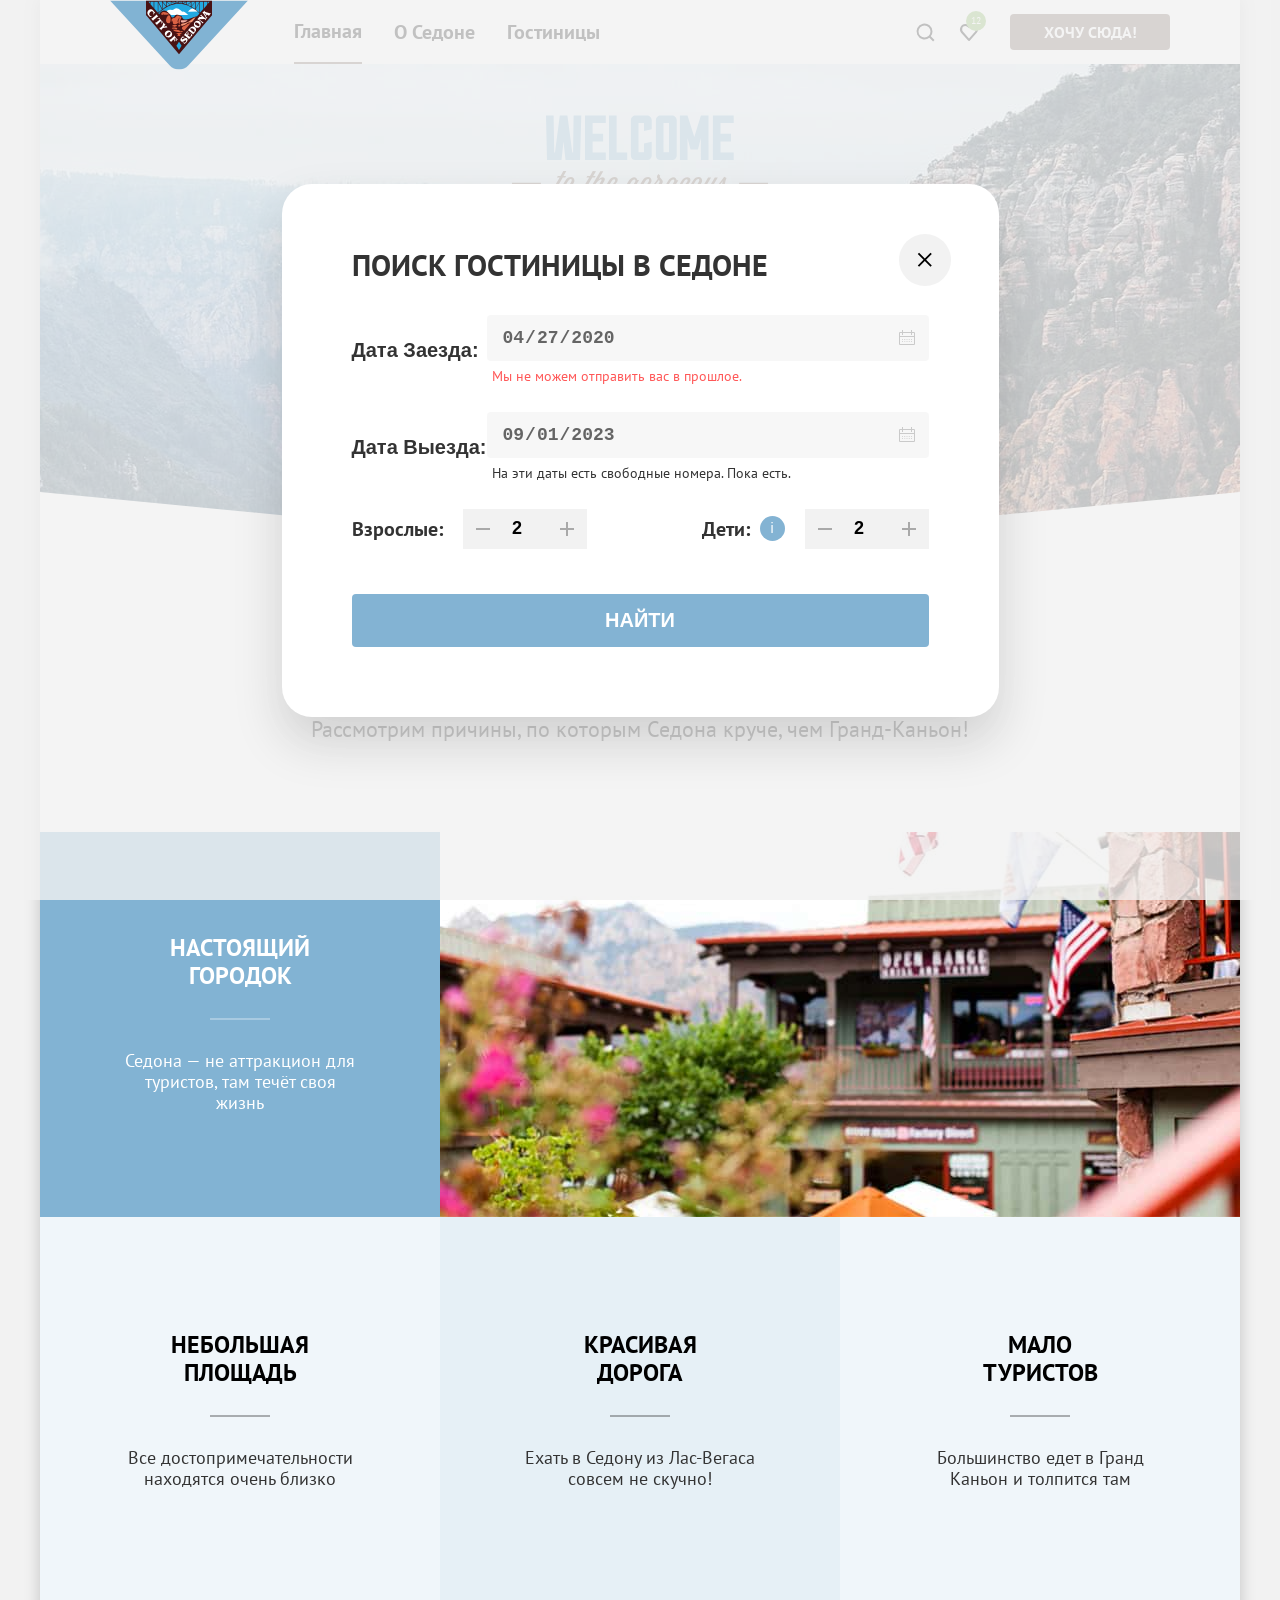
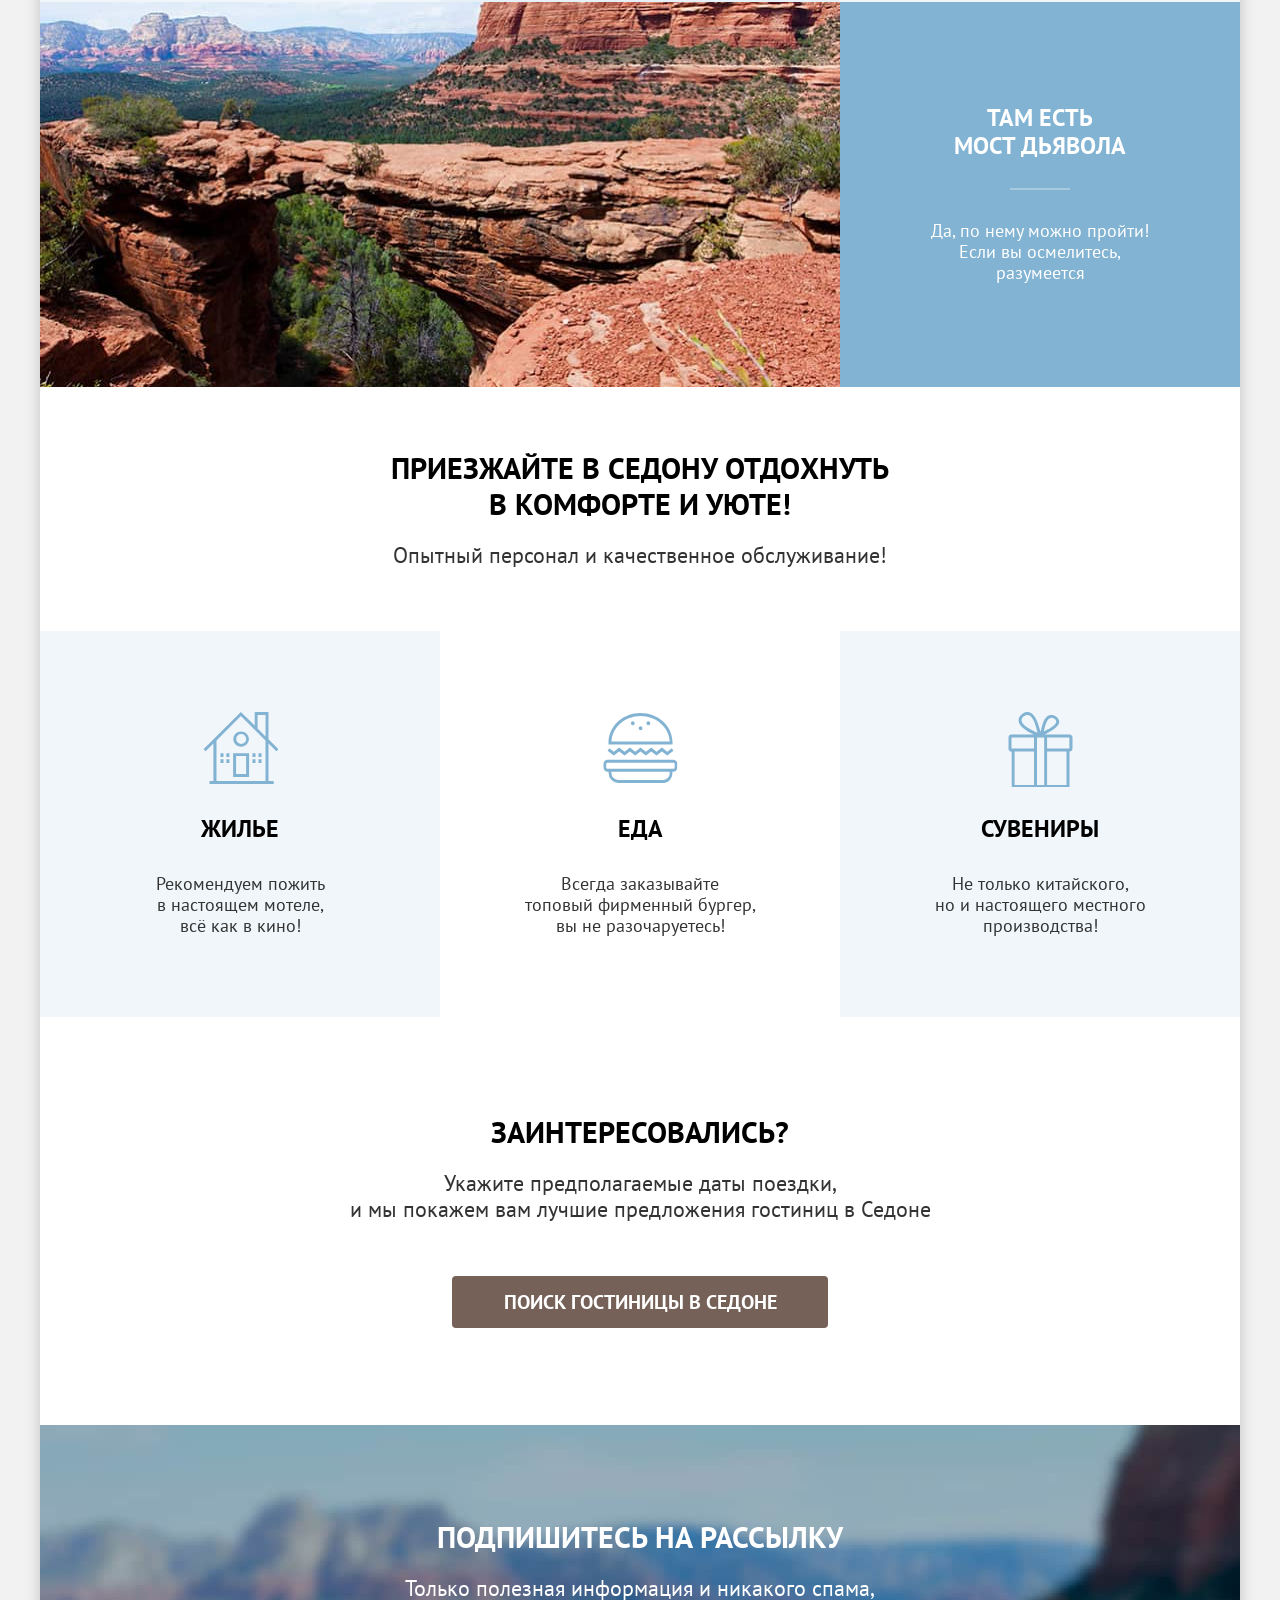
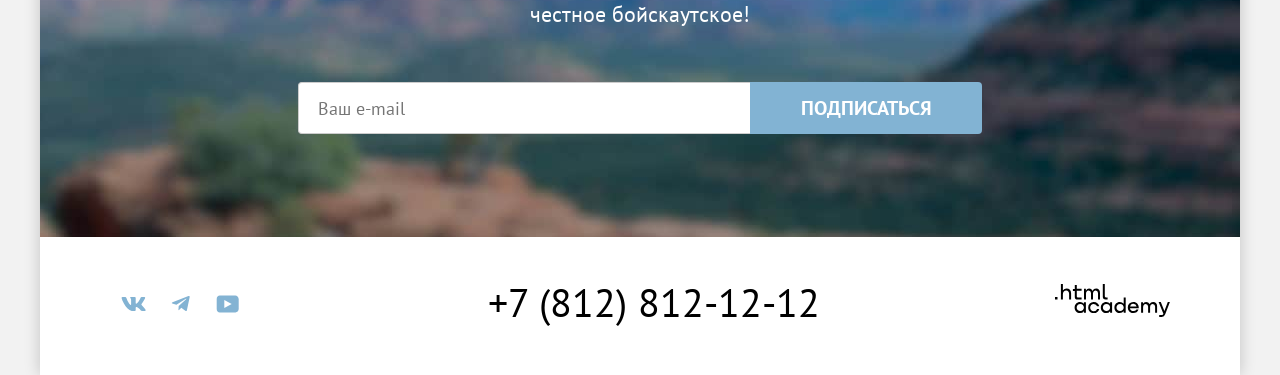
<file: index.html>
<!DOCTYPE html>
<html lang="ru">

  <head>
    <meta charset="utf-8">
    <link rel="stylesheet" href="style/style.css">
    <link rel="icon" href="favicon-32x32.png" sizes="32x32">
    <title>Седона-небольшой городок в Аризоне!</title>
  </head>

  <body>
    <div class="container">
      <header class="page-header">
        <a class="logotype" href="index.html"><img class="page-header-logo" src="images/logo/logo-sedona.svg"
            width="138" height="70" alt="Логотип городка Седона в Аризоне"></a>
        <nav class="navigation">
          <ul class="all-list navigation-list">
            <li class="navigation-item">
              <a class="navigation-link current" href="index.html">Главная</a>
            </li>
            <li class="navigation-item">
              <a class="navigation-link" href="#">О Седоне</a>
            </li>
            <li class="navigation-item">
              <a class="navigation-link" href="catalog.html">Гостиницы</a>
            </li>
          </ul>
          <ul class="all-list navigation-user">
            <li class="navigation-item-search">
              <a class="navigation-link-search option-search" href="#">
                <span class="visually-hidden">
                  Поиск
                </span>
              </a>
            </li>
            <li class="navigation-item-favorites">
              <a class="navigation-link-favorites option-search" href="#">
                <span class="favorite-number">12</span>
                <span class="visually-hidden">
                  Избранное
                </span>
              </a>
            </li>
          </ul>
        </nav>
        <a class="navigation-button button" href="#">Хочу сюда!</a>
      </header>
      <main class="main-index">
        <section class="hero">
          <h1 class="visually-hidden">Городок Седона в Аризоне</h1>
          <img class="main-logo" src="images/logo/logo-welcome.svg" width="458" height="352"
            alt="Welcome to the gargeous Sedona, because the Grand Canyon sucks!">
        </section>
        <section class="advantages-photo">
          <div class="main">
            <h2 class="main-title">Седона — небольшой городок в аризоне, заслуживающий большего!</h2>
            <p class="main-description">Рассмотрим причины, по которым Седона круче, чем Гранд-Каньон!</p>
          </div>
          <ul class="all-list advantages-list">
            <li class="advantages-item-main">
              <div class="text-content">
                <h3 class="advantages-title-main">Настоящий городок</h3>
                <p class="advantages-description-main">Седона — не аттракцион для туристов, там течёт своя жизнь</p>
              </div>
              <img class="advantages-sity" src="images/photo-1.jpg" width="800" height="385" alt="улицы Седоны">
            </li>
            <li class="advantages-item">
              <h3 class="advantages-title">Небольшая<br>площадь</h3>
              <p class="advantages-description">Все достопримечательности находятся очень близко</p>
            </li>
            <li class="advantages-item">
              <h3 class="advantages-title">Красивая<br> дорога</h3>
              <p class="advantages-description">Ехать в Седону из Лас-Вегаса<br> совсем не скучно!</p>
            </li>
            <li class="advantages-item">
              <h3 class="advantages-title">Мало<br> туристов</h3>
              <p class="advantages-description">Большинство едет в Гранд Каньон и толпится там</p>
            </li>
            <li class="advantages-item-main">
              <img class="advantages-mountain" src="images/photo-2.jpg" width="800" height="385"
                alt="фотография моста дьявола">
              <div class="text-content">
                <h3 class="advantages-title-main">Там есть<br>мост дьявола</h3>
                <p class="advantages-description-main">Да, по нему можно пройти! Если вы осмелитесь, разумеется</p>
              </div>
            </li>
          </ul>
        </section>
        <section class="services">
          <div class="main-serv">
            <h2 class="main-title serv">Приезжайте в седону отдохнуть<br> в комфорте и уюте!</h2>
            <p class="main-description serv">Опытный персонал и качественное обслуживание!</p>
          </div>
          <ul class="all-list advantages-list">
            <li class="services-item">
              <h3 class="services-title house">Жилье</h3>
              <p class="services-description">Рекомендуем пожить<br> в настоящем мотеле,<br> всё как в кино!</p>
            </li>
            <li class="services-item">
              <h3 class="services-title food">Еда</h3>
              <p class="services-description">Всегда заказывайте<br> топовый фирменный бургер, вы не разочаруетесь!</p>
            </li>
            <li class="services-item">
              <h3 class="services-title gifts">Сувениры</h3>
              <p class="services-description">Не только китайского, <br>но и настоящего местного<br> производства!</p>
            </li>
          </ul>
        </section>
        <section class="booking">
          <h2 class="main-title">Заинтересовались?</h2>
          <p class="booking-description">Укажите предполагаемые даты поездки,<br>и мы покажем вам лучшие предложения
            гостиниц
            в Седоне</p>
          <button class="search button" type="button">Поиск гостиницы в Седоне</button>
        </section>
        <section class="subscribe">
          <h2 class="subscribe-title">Подпишитесь на рассылку</h2>
          <p class="subscribe-description">Только полезная информация и никакого спама,<br> честное бойскаутское!</p>
          <div class="form news">
            <form class="newsletter-form" action="https://echo.htmlacademy.ru/" method="post">
              <label class="visually-hidden" for="newsletter-email">Email</label>
              <input class="field" placeholder="Ваш e-mail" type="email" name="newsletter-email" id="newsletter-email"
                required>
              <button class="newsletter-button button" type="submit">Подписаться</button>

            </form>
          </div>
        </section>
      </main>
      <footer class="page-footer">
        <section class="footer-social">
          <h2 class="visually-hidden">Социальные сети</h2>
          <ul class="all-list social-list">
            <li class="social-item">
              <a class="social-vk social-link" href="https://vk.com/htmlacademy">
                <svg class="social" xmlns="http://www.w3.org/2000/svg" width="48" height="40" fill="currentColor"
                  viewBox="0 0 48 40">
                  <path fill-rule="evenodd"
                    d="M35.1 14q.4-1-.8-1h-2.6q-1 0-1.1.7S29.2 17 27.3 19q-.8.9-1.2.8t-.4-.7v-5.2q0-.9-.8-.9h-4q-.8 0-.8.6c0 .6 1 .8 1 2.5V20q.1 1.1-.4 1c-.9 0-3-3.2-4.3-6.9q-.3-1-1.2-1h-2.6q-1.1 0-1 .7c0 .7 1 4.1 4.2 8.6 2.2 3 5.2 4.7 8 4.7 1.7 0 1.9-.4 1.9-1v-2.3q0-1 .7-.9c.4 0 1 .2 2.6 1.7 1.8 1.7 2 2.5 3 2.5h2.7q1.1 0 1-1.1-.5-1.1-2.3-3L31.6 21q-.5-.6 0-1.1s3.2-4.4 3.5-6"
                    clip-rule="evenodd" />
                </svg>
                <span class="visually-hidden">Vkontakte</span>
              </a>
            </li>
            <li class="social-item">
              <a class="social-tg social-link" href="https://t.me/htmlacademy">
                <svg xmlns="http://www.w3.org/2000/svg" width="48" height="40" fill="currentColor" viewBox="0 0 48 40">
                  <path
                    d="m31.5 12.1-16 6.1q-1.5.8-.2 1.4l4.1 1.2 9.5-6q.8-.2.5.2l-7.7 7-.3 4.2q.6 0 .9-.4l2-2 4 3q1.3.8 1.6-.6l2.7-12.8c.3-1.1-.4-1.6-1.1-1.3" />
                </svg>
                <span class="visually-hidden">Telegram</span>
              </a>
            </li>
            <li class="social-item">
              <a class="social-youtube social-link" href="https://www.youtube.com/user/htmlacademyru">
                <svg xmlns="http://www.w3.org/2000/svg" width="48" height="40" fill="currentColor" viewBox="0 0 48 40">
                  <path
                    d="M31.3 11.5H15.8c-1.8 0-3.1 1.6-3.1 3.4v10c0 2 1.3 3.6 3.1 3.6h15.7c1.6 0 3.2-1.6 3.2-3.4V14.9c-.3-1.8-1.6-3.4-3.4-3.4M20.3 24v-8l7.4 4z" />
                </svg>
                <span class="visually-hidden">Youtube</span>
              </a>
            </li>
          </ul>
          <ul class="all-list number">
            <li>
              <a class="footer-contacts-address-phone" href="tel:+7812812112">+7 (812) 812-12-12</a>
            </li>
          </ul>
          <section class="logo">
            <h3 class="visually-hidden">Лого школы</h3>
            <a class="school-logo" href="https://htmlacademy.ru">
              <svg xmlns="http://www.w3.org/2000/svg" width="115" height="33" fill="currentColor" viewBox="0 0 115 33">
                <g clip-path="url(#a)">
                  <path
                    d="M0 12.9v2.6h2.5v-2.6zM11.6 4.5Q9.2 4.6 8 6.2h-.1V0h-2v15.5h2v-5.3c0-2.1 1.3-3.6 3.3-3.6 1.8 0 2.9 1.4 2.9 3.2v5.7h2V9.4c.1-3-1.8-4.9-4.5-4.9M26.6 4.8h-4.8V1.1h-2v3.8h-1.9v2h1.9v6q0 2.6 2.7 2.7h4.1v-2h-3.7q-1 0-1.1-1.1V6.8h4.8zM41.1 4.6q-2.5 0-3.5 2.1h-.1a4 4 0 0 0-3.4-2.1Q32 4.8 31 6.4h-.1V4.8H29v10.6h2V10c0-2 1-3.5 2.6-3.5q2.3.1 2.4 2.6v6.3h2V9.8c0-2.4 1.4-3.3 2.6-3.3q2.3.1 2.4 2.6v6.3h2V8.9c.1-2.5-1.4-4.3-3.9-4.3M47.8 12.7q0 2.6 2.8 2.7h2v-2h-1.7q-1 0-1.1-1.1V0h-2zM28.9 19.7a5 5 0 0 0-3.9-1.8c-3.1 0-5.4 2.3-5.4 5.6s2.3 5.6 5.4 5.6q2.7-.1 3.8-1.9h.1v1.6h2V18.2h-2zm-3.6 7.4a3.5 3.5 0 0 1-3.6-3.6c0-2 1.4-3.6 3.6-3.6s3.6 1.6 3.6 3.6c0 1.9-1.4 3.6-3.6 3.6M44.2 22c-.5-2.4-2.6-4.1-5.4-4.1a5.4 5.4 0 0 0-5.6 5.6c0 3.1 2.2 5.6 5.6 5.6 2.8 0 4.9-1.8 5.4-4.2h-2.1a3.4 3.4 0 0 1-3.3 2.3 3.5 3.5 0 0 1-3.6-3.6c0-2 1.4-3.6 3.6-3.6q2.5.2 3.3 2.2h2.1zM55.1 19.7a5 5 0 0 0-3.9-1.8c-3.1 0-5.4 2.3-5.4 5.6s2.3 5.6 5.4 5.6q2.7-.1 3.8-1.9h.1v1.6h2V18.2h-2zm-3.6 7.4a3.5 3.5 0 0 1-3.6-3.6c0-2 1.4-3.6 3.6-3.6s3.6 1.6 3.6 3.6c0 1.9-1.5 3.6-3.6 3.6M68.7 19.8a5 5 0 0 0-3.9-1.9c-3.1 0-5.4 2.3-5.4 5.6s2.2 5.6 5.4 5.6q2.6-.1 3.8-1.8h.1v1.5h2V13.4h-2zm-3.6 7.3a3.5 3.5 0 0 1-3.6-3.6c0-2 1.4-3.6 3.6-3.6s3.6 1.6 3.6 3.6c-.1 2-1.5 3.6-3.6 3.6M78.3 17.9a5.4 5.4 0 0 0-5.5 5.6c0 3 2.1 5.6 5.5 5.6 2.5 0 4.5-1.3 5.2-3.6h-2.1q-.8 1.6-3 1.6c-1.9 0-3.3-1.3-3.4-2.9h8.8c.2-3.6-2-6.3-5.5-6.3m0 1.9q2.7.1 3.3 2.6h-6.5a3 3 0 0 1 3.2-2.6M98.2 17.9a4 4 0 0 0-3.6 2h-.1q-1-1.9-3.4-2-2.2 0-3.1 1.8v-1.5h-1.9v10.6h2v-5.4q.1-3.2 2.6-3.5 2.3.1 2.4 2.6v6.3h2v-5.6c0-2.4 1.4-3.3 2.6-3.3q2.3.1 2.4 2.6v6.3h2v-6.5c.1-2.6-1.4-4.4-3.9-4.4M109.4 27l-3.6-8.9h-2.2l4.8 11.6q-.3 1.3-1.7 1.2h-2.5v2h2.5q2.6 0 3.5-2.6l4.7-12.2h-2.1z" />
                </g>
                <defs>
                  <clipPath id="a">
                    <path fill="#fff" d="M0 0h115v33H0z" />
                  </clipPath>
                </defs>
              </svg>
            </a>
          </section>
        </section>
      </footer>
    </div>
    <div class="modal-container">
      <div class="modal modal-search">
        <button class="modal-close-button">
          <span class="visually-hidden">Закрыть</span>
        </button>
        <section class="modal-content">
          <div class="form-header">
            <h2>Поиск гостиницы в Седоне</h2>
            <button class="close-btn">&times;</button>
          </div>

          <form id="hotel-search">
            <div class="form-group row">
              <label for="check-in">Дата Заезда:</label>
              <div class="input-wrapper">
                <input class="custom-date" type="date" id="check-in" value="2020-04-27" required>
                <span class="error-msg" id="check-in-error">Мы не можем отправить вас в прошлое.</span>
              </div>
            </div>

            <div class="form-group row">
              <label for="check-out">Дата Выезда:</label>
              <div class="input-wrapper">
                <input class="custom-date" type="date" id="check-out" value="2023-09-01" required>
                <span class="success-msg">На эти даты есть свободные номера. Пока есть.</span>
              </div>
            </div>

            <div class="form-group guests-row">
              <div class="guests-counter">
                <label>Взрослые:</label>
                <div class="counter-controls">
                  <button type="button" class="minus">
                    <svg xmlns="http://www.w3.org/2000/svg" width="40" height="48" fill="currentColor" viewBox="0 0 40 48"><path  d="M13 23v2h14v-2z"/>
                    </svg>
                  </button>
                  <input type="number" value="2" min="1" readonly>
                  <button type="button" class="plus">
                    <svg xmlns="http://www.w3.org/2000/svg" width="40" height="48" fill="currentColor" viewBox="0 0 40 48"><path d="M27 23h-6v-6h-2v6h-6v2h6v6h2v-6h6z"/>
                    </svg>
                  </button>
                </div>
              </div>
              <div class="guests-counter">
                <div class="label-with-info">
                  <label>Дети:</label>
                  <div class="info-icon">i
                    <div class="tooltip">
                      Укажите количество детей, которые будут с вами, возраст которых от 6 до 18 лет. Дети до 6 лет
                      размещаются бесплатно.
                    </div>
                  </div>
                </div>
                <div class="counter-controls">
                  <button type="button" class="minus">
                    <svg xmlns="http://www.w3.org/2000/svg" width="40" height="48" fill="currentColor" viewBox="0 0 40 48"><path d="M13 23v2h14v-2z"/>
                    </svg>
                  </button>
                  <input type="number" value="2" min="0" readonly>
                  <button type="button" class="plus">
                    <svg xmlns="http://www.w3.org/2000/svg" width="40" height="48" fill="currentColor" viewBox="0 0 40 48"><path d="M27 23h-6v-6h-2v6h-6v2h6v6h2v-6h6z"/>
                    </svg>
                  </button>
                </div>
              </div>
            </div>

            <button type="submit" class="submit-btn">Найти</button>
          </form>
        </section>
      </div>
    </div>
  </body>
</html>
</file>
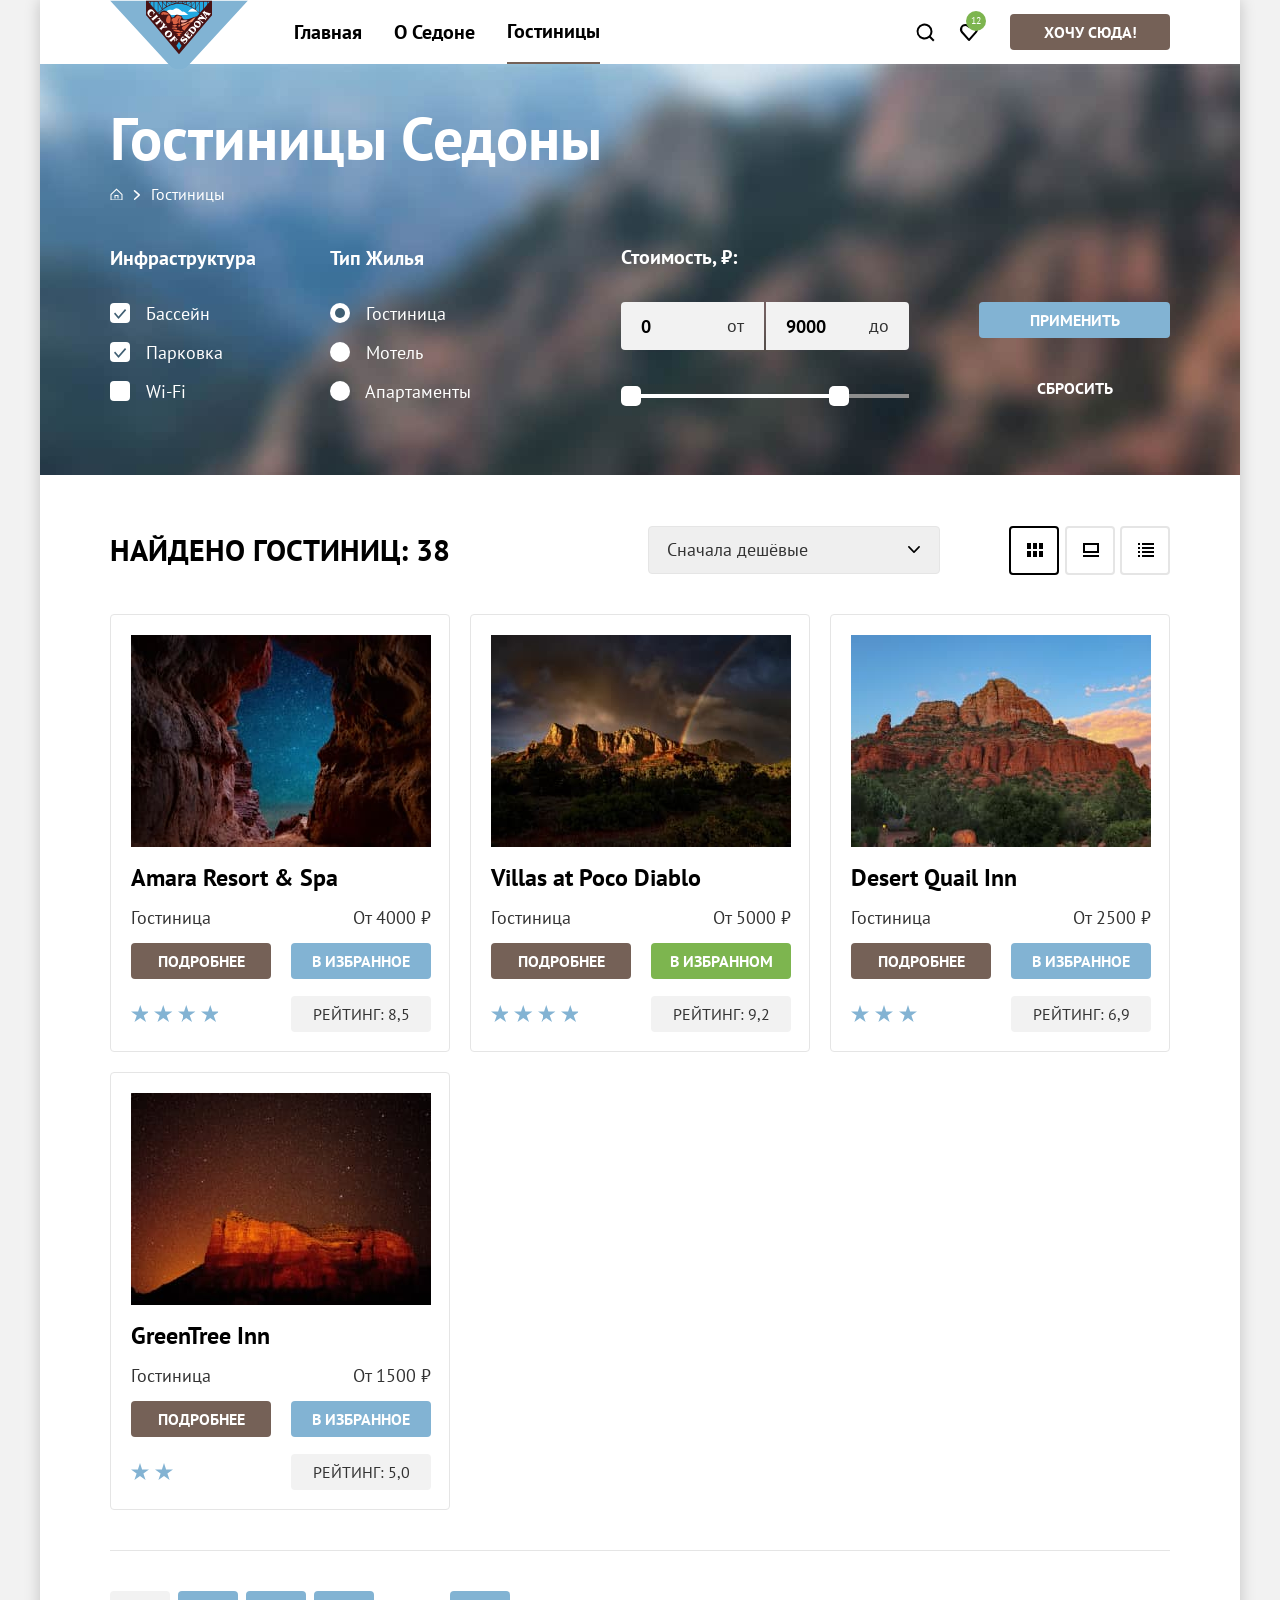
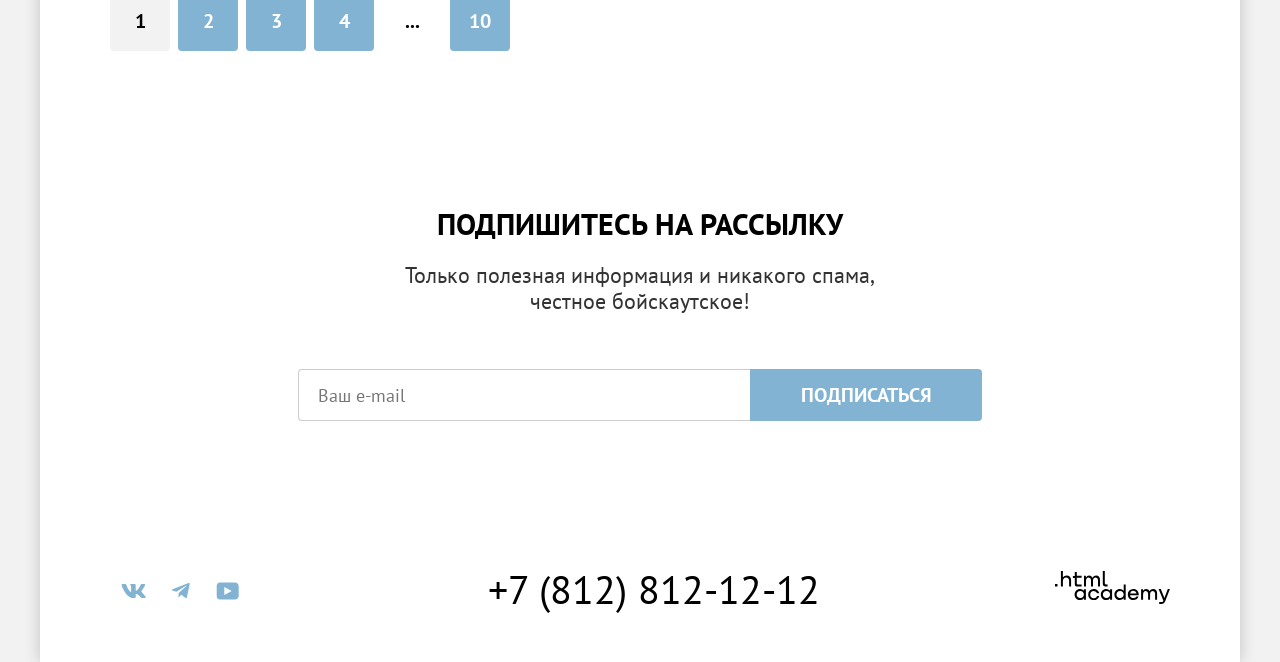
<file: catalog.html>
<!DOCTYPE html>
<html lang="ru">

  <head>
    <meta charset="utf-8">
    <link rel="stylesheet" href="style/style.css">
    <link rel="icon" href="favicon-32x32.png" sizes="32x32">
    <title>Седона-небольшой городок в Аризоне!</title>
  </head>

  <body>
    <div class="container">
      <header class="page-header">
        <a class="logotype" href="index.html"><img class="page-header-logo" src="images/logo/logo-sedona.svg"
            width="138" height="70" alt="Логотип городка Седона в Аризоне"></a>
        <nav class="navigation">
          <ul class="all-list navigation-list">
            <li class="navigation-item">
              <a class="navigation-link" href="index.html">Главная</a>
            </li>
            <li class="navigation-item">
              <a class="navigation-link" href="#">О Седоне</a>
            </li>
            <li class="navigation-item">
              <a class="navigation-link current" href="catalog.html">Гостиницы</a>
            </li>
          </ul>
          <ul class="all-list navigation-user">
            <li class="navigation-item-search">
              <a class="navigation-link-search option-search" href="#">
                <span class="visually-hidden">
                  Поиск
                </span>
              </a>
            </li>
            <li class="navigation-item-favorites">
              <a class="navigation-link-favorites option-search" href="#">
                <span class="favorite-number">12</span>
                <span class="visually-hidden">
                  Избранное
                </span>
              </a>
            </li>
          </ul>
        </nav>
        <a class="navigation-button button" href="#">Хочу сюда!</a>
      </header>
      <main class="main-inner">
        <header class="inner-header">
          <h1 class="inner-header-title">Гостиницы Седоны</h1>
          <ul class="all-list breadcrumbs">
            <li class="breadcrumbs-item">
              <a class="breadcrumbs-link-main" href="index.html">
                <span class="visually-hidden">
                  Главная
                </span>
              </a>
            </li>
            <li class="breadcrumbs-item">
              <a class="breadcrumbs-link">Гостиницы</a>
            </li>
          </ul>
          <section class="catalog-products">
            <div class="forms">
              <h2 class="visually-hidden">Список товаров с фильтрами</h2>
              <form class="catalog-filter" action="https://echo.htmlacademy.ru/" method="get">
                <fieldset class="catalog-filter-group">
                  <legend class="catalog-filter-title">Инфраструктура</legend>
                  <ul class="all-list catalog-filter-list">
                    <li class="catalog-filter-item-checkbox">
                      <label class="checkbox-label">
                        <input class="checkbox-input" type="checkbox" name="swimming-pool" checked>
                        Бассейн
                      </label>
                    </li>
                    <li class="catalog-filter-item-checkbox">
                      <label class="checkbox-label">
                        <input class="checkbox-input" type="checkbox" name="parking" checked>
                        Парковка
                      </label>
                    </li>
                    <li class="catalog-filter-item-checkbox">
                      <label class="checkbox-label">
                        <input class="checkbox-input" type="checkbox" name="wifi">
                        Wi-Fi
                      </label>
                    </li>
                  </ul>
                </fieldset>

                <fieldset class="catalog-filter-group">
                  <legend class="catalog-filter-title live">Тип Жилья</legend>
                  <ul class="all-list catalog-filter-list">
                    <li class="catalog-filter-item-radio">
                      <label class="radio-label">
                        <input class="radio-input" type="radio" name="product-group" value="hotel" checked>
                        Гостиница
                      </label>
                    </li>
                    <li class="catalog-filter-item-radio">
                      <label class="radio-label">
                        <input class="radio-input" type="radio" name="product-group" value="motel">
                        Мотель
                      </label>
                    </li>
                    <li class="catalog-filter-item-radio">
                      <label class="radio-label">
                        <input class="radio-input" type="radio" name="product-group" value="apartments">
                        Апартаменты
                      </label>
                    </li>
                  </ul>
                </fieldset>
              </form>
            </div>
            <div class="form-price">
              <h2 class="catalog-filter-title price">Стоимость, ₽:</h2>
              <form class="catalog-price" action="https://echo.htmlacademy.ru/" method="get">
                <div class="price-filter">
                  <label class="price-input">
                    <input class="input input-left" type="number" value="0" min="0">
                    <span class="for-to">от</span>
                  </label>
                  <label class="price-input">
                    <input class="input input-right" type="number" value="9000" min="0">
                    <span class="for-to">до</span>
                  </label>
                </div>
              </form>
               <div class="range">
              <div class="range-scale"></div>

              <button class="range-toggle toggle-min" type="button">
                <span class="visually-hidden">Минимальная цена</span>
              </button>

              <button class="range-toggle toggle-max" type="button">
                <span class="visually-hidden">Максимальная цена</span>
              </button>
            </div>
            </div>
             <div class="actions">
              <button class="button button-go" type="submit">Применить</button>
              <button class="button-reset button" type="reset">Сбросить</button>
            </div>

          </section>

        </header>
        <section class="search-results-page">
          <h2 class="visually-hidden">Результаты поиска</h2>
          <div class="search-count-block" aria-live="polite">
            Найдено гостиниц: 38
          </div>
          <div class="select-wrapper">
            <select class="select-control disabled" aria-label="Сортировка">
              <option value="cheap">Сначала дешёвые</option>
              <option value="expensive">Сначала дорогое</option>
              <option value="popular">Сначала популярное</option>
            </select>
          </div>
          <div class="options-icon">
            <a href="#" class="button-light icon-catalog icon-catalog-current">
              <span class="visually-hidden">Показать карточки</span>
            </a>
            <a class="button-laptop icon-catalog" href="#">
              <span class="visually-hidden">Показать на весь экран</span>
            </a>
            <a class="button-list icon-catalog" href="#">
              <span class="visually-hidden">Показать список</span>
            </a>
          </div>
        </section>
        <section class="catalog-card">
          <h2 class="visually-hidden">Отели</h2>
          <ul class="all-list product-card-list">
            <li class="product-card">
              <a class="product-card-link" href="#">
                <img class="product-card-image" src="images/catalog/hotel-1.jpg" width="300" height="212" alt="звёздное небо сквозь горы">
                <h3 class="product-card-title">Amara Resort & Spa</h3>
              </a>
              <div class="description-sum">
                <p class="product-card-description">Гостиница</p>
                <p class="product-card-description">От 4000 ₽</p>
              </div>
              <div class="options-card">
                <a class="product-card-button option button" href="#">Подробнее</a>
                <button class="product-card-button button">В Избранное</button>
              </div>
              <div class="figure">
                <p class="raiting-star star-4">
                  <span class="visually-hidden">Звезда</span>
                </p>
                <p class="raiting">Рейтинг: 8,5</p>
              </div>
            </li>
            <li class="product-card">
              <a class="product-card-link" href="#">
                <img class="product-card-image" src="images/catalog/hotel-2.jpg" width="300" height="212"
                  alt="радуга над горами">
                <h3 class="product-card-title">Villas at Poco Diablo</h3>
              </a>
              <div class="description-sum">
                <p class="product-card-description">Гостиница</p>
                <p class="product-card-description">От 5000 ₽</p>
              </div>
              <div class="options-card">
                <a class="product-card-button option button" href="#">Подробнее</a>
                <button class="button button-on" href="#">В Избранном</button>
              </div>
              <div class="figure">
                <p class="raiting-star star-4">
                  <span class="visually-hidden">Звезда</span>
                </p>
                <p class="raiting">Рейтинг: 9,2</p>
              </div>
            </li>
            <li class="product-card">
              <a class="product-card-link" href="#">
                <img class="product-card-image" src="images/catalog/hotel-3.jpg" width="300" height="212"
                  alt="лес,гора,небо">
                <h3 class="product-card-title">Desert Quail Inn</h3>
              </a>
              <div class="description-sum">
                <p class="product-card-description">Гостиница</p>
                <p class="product-card-description">От 2500 ₽</p>
              </div>
              <div class="options-card">
                <a class="product-card-button option button" href="#">Подробнее</a>
                <button class="product-card-button button" href="#">В Избранное</button>
              </div>
              <div class="figure">
                <p class="raiting-star star-3">
                 <span class="visually-hidden">Звезда</span>
                </p>
                <p class="raiting">Рейтинг: 6,9</p>
              </div>
            </li>
            <li class="product-card">
              <a class="product-card-link" href="#">
                <img class="product-card-image" src="images/catalog/hotel-4.jpg" width="300" height="212"
                  alt="ночное небо в горах">
                <h3 class="product-card-title">GreenTree Inn</h3>
              </a>
              <div class="description-sum">
                <p class="product-card-description">Гостиница</p>
                <p class="product-card-description">От 1500 ₽</p>
              </div>
              <div class="options-card">
                <a class="product-card-button option button" href="#">Подробнее</a>
                <button class="product-card-button button" href="#">В Избранное</button>
              </div>
              <div class="figure">
                <p class="raiting-star star-2">
                  <span class="visually-hidden">Звезда</span>
                </p>
                <p class="raiting">Рейтинг: 5,0</p>
              </div>
            </li>
          </ul>
          <ul class="all-list pagination">
            <li class="pagination-item">
              <a class="pagination-link pagination-current">1</a>
            </li>
            <li class="pagination-item">
              <a class="pagination-link" href="#">2</a>
            </li>
            <li class="pagination-item">
              <a class="pagination-link" href="#">3</a>
            </li>
            <li class="pagination-item">
              <a class="pagination-link" href="#">4</a>
            </li>
            <li class="pagination-item">
              <a class="pagination-link dots" href="#">...</a>
            </li>
            <li class="pagination-item">
              <a class="pagination-link" href="#">10</a>
            </li>
          </ul>
        </section>
        <section class="subscribe subscribe-catalog">
          <h2 class="subscribe-title subscribe-title-catalog">Подпишитесь на рассылку</h2>
          <p class="subscribe-description subscribe-description-catalog">Только полезная информация и никакого
            спама,<br> честное
            бойскаутское!</p>
          <div class="form news">
            <form class="newsletter-form" action="https://echo.htmlacademy.ru/" method="post">
              <label class="visually-hidden" for="newsletter-email">Email</label>
              <input class="field" placeholder="Ваш e-mail" type="email" name="newsletter-email" id="newsletter-email"
                required>
              <button class="newsletter-button button" type="submit">Подписаться</button>

            </form>
          </div>
        </section>
      </main>

     <footer class="page-footer">
        <section class="footer-social">
          <h2 class="visually-hidden">Социальные сети</h2>
          <ul class="all-list social-list">
            <li class="social-item">
              <a class="social-vk social-link" href="https://vk.com/htmlacademy">
                <svg class="social" xmlns="http://www.w3.org/2000/svg" width="48" height="40" fill="currentColor" viewBox="0 0 48 40"><path  fill-rule="evenodd" d="M35.1 14q.4-1-.8-1h-2.6q-1 0-1.1.7S29.2 17 27.3 19q-.8.9-1.2.8t-.4-.7v-5.2q0-.9-.8-.9h-4q-.8 0-.8.6c0 .6 1 .8 1 2.5V20q.1 1.1-.4 1c-.9 0-3-3.2-4.3-6.9q-.3-1-1.2-1h-2.6q-1.1 0-1 .7c0 .7 1 4.1 4.2 8.6 2.2 3 5.2 4.7 8 4.7 1.7 0 1.9-.4 1.9-1v-2.3q0-1 .7-.9c.4 0 1 .2 2.6 1.7 1.8 1.7 2 2.5 3 2.5h2.7q1.1 0 1-1.1-.5-1.1-2.3-3L31.6 21q-.5-.6 0-1.1s3.2-4.4 3.5-6" clip-rule="evenodd"/>
                </svg>
                <span class="visually-hidden">Vkontakte</span>
              </a>
            </li>
            <li class="social-item">
              <a class="social-tg social-link" href="https://t.me/htmlacademy">
                <svg xmlns="http://www.w3.org/2000/svg" width="48" height="40" fill="currentColor" viewBox="0 0 48 40"><path  d="m31.5 12.1-16 6.1q-1.5.8-.2 1.4l4.1 1.2 9.5-6q.8-.2.5.2l-7.7 7-.3 4.2q.6 0 .9-.4l2-2 4 3q1.3.8 1.6-.6l2.7-12.8c.3-1.1-.4-1.6-1.1-1.3"/>
                </svg>
                <span class="visually-hidden">Telegram</span>
              </a>
            </li>
            <li class="social-item">
              <a class="social-youtube social-link" href="https://www.youtube.com/user/htmlacademyru">
                <svg  xmlns="http://www.w3.org/2000/svg" width="48" height="40" fill="currentColor" viewBox="0 0 48 40"><path  d="M31.3 11.5H15.8c-1.8 0-3.1 1.6-3.1 3.4v10c0 2 1.3 3.6 3.1 3.6h15.7c1.6 0 3.2-1.6 3.2-3.4V14.9c-.3-1.8-1.6-3.4-3.4-3.4M20.3 24v-8l7.4 4z"/>
                </svg>
                <span class="visually-hidden">Youtube</span>
              </a>
            </li>
          </ul>
          <ul class="all-list number">
            <li>
              <a class="footer-contacts-address-phone" href="tel:+7812812112">+7 (812) 812-12-12</a>
            </li>
          </ul>
          <section class="logo">
            <h3 class="visually-hidden">Лого школы</h3>
            <a class="school-logo" href="https://htmlacademy.ru">
              <svg  xmlns="http://www.w3.org/2000/svg" width="115" height="33" fill="currentColor" viewBox="0 0 115 33"><g  clip-path="url(#a)"><path d="M0 12.9v2.6h2.5v-2.6zM11.6 4.5Q9.2 4.6 8 6.2h-.1V0h-2v15.5h2v-5.3c0-2.1 1.3-3.6 3.3-3.6 1.8 0 2.9 1.4 2.9 3.2v5.7h2V9.4c.1-3-1.8-4.9-4.5-4.9M26.6 4.8h-4.8V1.1h-2v3.8h-1.9v2h1.9v6q0 2.6 2.7 2.7h4.1v-2h-3.7q-1 0-1.1-1.1V6.8h4.8zM41.1 4.6q-2.5 0-3.5 2.1h-.1a4 4 0 0 0-3.4-2.1Q32 4.8 31 6.4h-.1V4.8H29v10.6h2V10c0-2 1-3.5 2.6-3.5q2.3.1 2.4 2.6v6.3h2V9.8c0-2.4 1.4-3.3 2.6-3.3q2.3.1 2.4 2.6v6.3h2V8.9c.1-2.5-1.4-4.3-3.9-4.3M47.8 12.7q0 2.6 2.8 2.7h2v-2h-1.7q-1 0-1.1-1.1V0h-2zM28.9 19.7a5 5 0 0 0-3.9-1.8c-3.1 0-5.4 2.3-5.4 5.6s2.3 5.6 5.4 5.6q2.7-.1 3.8-1.9h.1v1.6h2V18.2h-2zm-3.6 7.4a3.5 3.5 0 0 1-3.6-3.6c0-2 1.4-3.6 3.6-3.6s3.6 1.6 3.6 3.6c0 1.9-1.4 3.6-3.6 3.6M44.2 22c-.5-2.4-2.6-4.1-5.4-4.1a5.4 5.4 0 0 0-5.6 5.6c0 3.1 2.2 5.6 5.6 5.6 2.8 0 4.9-1.8 5.4-4.2h-2.1a3.4 3.4 0 0 1-3.3 2.3 3.5 3.5 0 0 1-3.6-3.6c0-2 1.4-3.6 3.6-3.6q2.5.2 3.3 2.2h2.1zM55.1 19.7a5 5 0 0 0-3.9-1.8c-3.1 0-5.4 2.3-5.4 5.6s2.3 5.6 5.4 5.6q2.7-.1 3.8-1.9h.1v1.6h2V18.2h-2zm-3.6 7.4a3.5 3.5 0 0 1-3.6-3.6c0-2 1.4-3.6 3.6-3.6s3.6 1.6 3.6 3.6c0 1.9-1.5 3.6-3.6 3.6M68.7 19.8a5 5 0 0 0-3.9-1.9c-3.1 0-5.4 2.3-5.4 5.6s2.2 5.6 5.4 5.6q2.6-.1 3.8-1.8h.1v1.5h2V13.4h-2zm-3.6 7.3a3.5 3.5 0 0 1-3.6-3.6c0-2 1.4-3.6 3.6-3.6s3.6 1.6 3.6 3.6c-.1 2-1.5 3.6-3.6 3.6M78.3 17.9a5.4 5.4 0 0 0-5.5 5.6c0 3 2.1 5.6 5.5 5.6 2.5 0 4.5-1.3 5.2-3.6h-2.1q-.8 1.6-3 1.6c-1.9 0-3.3-1.3-3.4-2.9h8.8c.2-3.6-2-6.3-5.5-6.3m0 1.9q2.7.1 3.3 2.6h-6.5a3 3 0 0 1 3.2-2.6M98.2 17.9a4 4 0 0 0-3.6 2h-.1q-1-1.9-3.4-2-2.2 0-3.1 1.8v-1.5h-1.9v10.6h2v-5.4q.1-3.2 2.6-3.5 2.3.1 2.4 2.6v6.3h2v-5.6c0-2.4 1.4-3.3 2.6-3.3q2.3.1 2.4 2.6v6.3h2v-6.5c.1-2.6-1.4-4.4-3.9-4.4M109.4 27l-3.6-8.9h-2.2l4.8 11.6q-.3 1.3-1.7 1.2h-2.5v2h2.5q2.6 0 3.5-2.6l4.7-12.2h-2.1z"/></g><defs><clipPath id="a"><path fill="#fff" d="M0 0h115v33H0z"/></clipPath></defs>
              </svg>
            </a>
          </section>
        </section>
      </footer>
    </div>
  </body>

</html>
</file>
<file: style/style.css>
@font-face {
  font-family: "PT sans";
  font-style: normal;
  font-weight: 400;
  src: url("../fonts/ptsans-400.woff2") format("woff2");
  font-display: swap;
}

@font-face {
  font-family: "PT sans";
  font-style: normal;
  font-weight: 700;
  src: url("../fonts/ptsans-700.woff2") format("woff2");
  font-display: swap;
}

html {
  height: 100%;
}

.visually-hidden {
  position: absolute;
  width: 1px;
  height: 1px;
  margin: -1px;
  padding: 0;
  border: 0;
  clip: rect(0 0 0 0);
  overflow: hidden;
}

a {
  text-decoration: none;
  color: inherit;
}

.all-list {
  list-style: none;
  margin: 0;
  padding-left: 0;
}

body {
  font-family: "PT Sans", sans-serif;
  font-size: 18px;
  line-height: 21px;
  color: #333;
  background-color: #f2f2f2;
  height: 100%;
  margin: 0;

  }

/* Pages */

.page-header {
  display: flex;
  align-items: center;
  position: relative;
  padding: 0 70px 0 238px;
}

.logotype {
  position: absolute;
  top:0;
  left: 70px;
  z-index: 1;
}

/* Навигация */
.button {
  font-family: "PT Sans", sans-serif;
  font-weight: 700;
  font-size: 16px;
  line-height: 20px;
  text-transform: uppercase;
  color: #fff;
  text-align: center;
  box-sizing: border-box;
  border-radius: 4px;
  border-width: 0;
  border: none;
  cursor: pointer;
}

.navigation {
  display: flex;
  flex-grow: 1;
}

.navigation-item{
  text-decoration: none;
  padding: 0 16px;
}

.navigation-list {
  display: flex;
  align-items: center;
  margin-right: auto;


}

.navigation-user {
  width: 88px;
  padding-right: 19px;
  display: flex;
}
.navigation-link {
  display: block;
  box-sizing: border-box;
  padding-top: 19px;
  font-family: "PT Sans", sans-serif;
  font-size: 20px;
  line-height: 24px;
  color: #000;
  font-weight: 700;
  text-align: center;
  background-color: #ffffff;
  padding-bottom: 19px
  }

.current {
  border-bottom: 2px solid #756257 ;

}


.navigation-button {
  background-color: #756157;
  padding-top: 8px;
  padding-bottom: 8px;
  width: 160px;
}


.option-search {
  background-repeat: no-repeat;
  width: 44px;
  height: 64px;
  display: block;
}

.navigation-link-search {
  background-image: url("../images/icon/search.svg");

}

.navigation-link-favorites {
  background-image: url("../images/icon/favorite.svg");
  position: relative;
}

.favorite-number {
  border-radius: 10px;
  background-color: #7db54f;
  color: #ffffff;
  font-size: 10px;
  line-height: 20px;
  text-align: center;
  text-decoration: none;
  min-width: 20px;
  height: 20px;
  font-family: "PT Sans",sans-serif;
  display: block;
  position: absolute;
  top: 11px;
  left:19px;
}

/*Hero*/

.hero {
  background-image: url("../images/background-hero.jpg");
  width: 1200px;
  height: 485px;
  background-repeat: no-repeat;
  background-color: #82b3d3;
  position: relative;

}

.hero::after {
  background-image: url("../images/divider.svg");
  background-repeat: no-repeat;
  content: "";
  width: 1200px;
  height: 57px;
  position: absolute;
  left:0;
  top:428px;
}

.main-logo {
  width: 458px;
  height: 352px;
  padding-top: 51px;
  padding-right: 371px;
  padding-left: 371px;
}

/* advantages */

.main {
  padding: 70px 180px 90px 180px;
  }

  .main-index {
    flex-grow: 1;
  }

.main-serv {
  padding: 63px 160px;

  }

.main-title {
  font-size: 30px;
  line-height: 36px;
  font-weight: 700;
  text-align: center;
  color: #000;
  text-transform: uppercase;
  margin-bottom: 25px;
  margin-top: 0;
}

.serv {
  margin-bottom: 20px;
}

.advantages-photo{
  position: relative;
}


.main-description {
  font-size: 22px;
  line-height: 26px;
  font-weight: 400;
  text-align: center;
  color: #333;
  margin: 0;
}

.advantages-item {
  padding: 102px 85px;
  width: 230px;
  min-height: 181px;
  display: flex;
  flex-direction: column;
  justify-content: center;
}
.advantages-item:nth-child(odd){
  background-color: rgba(131, 179, 211, 0.2);
}

.advantages-item:nth-child(even){
  background-color: rgba(131, 179, 211, 0.12);
}

.advantages-item-main {
  display: flex;
}

.text-content {
  background-color: #82b3d3;
  color: #ffffff;
  text-align: center;
  padding: 102px 85px;
  box-sizing: border-box;
}

.advantages-title-main {
  text-transform: uppercase;
  position: relative;
  margin-bottom: 30px;
  color: rgba(255, 255, 255, 1);
  font-size: 24px;
  line-height: 28px;
  margin-top:0;
  padding-bottom: 30px;

}

.advantages-title-main::after {
  width: 60px;
  height: 2px;
  bottom: 0;
  left: 50%;
  content: "";
  background-color: rgba(255, 255, 255, 0.3);
  position: absolute;
  transform: translateX(-50%);
}


.advantages-list {
  display: flex;
  flex-wrap: wrap;
}


.advantages-title {
  text-transform: uppercase;
  position: relative;
  margin-top: 0;
  margin-bottom: 30px;
  color: rgba(0, 0, 0, 1);
  font-family: "PT Sans", sans-serif;
  font-size: 24px;
  line-height: 28px;
  text-align: center;
  padding-bottom: 30px;
 }

.advantages-title::after {
  width: 60px;
  height: 2px;
  bottom: 0;
  left: 50%;
  transform: translateX(-50%);
  content: "";
  background-color: rgba(0, 0, 0, 0.3);
  position: absolute;
}

.advantages-description-main {
  font-family: "PT Sans", sans-serif;
  font-weight: 400;
  font-size: 18px;
  line-height: 21px;
  color: rgba(255, 255, 255, 1);
  margin: 0;
}
.advantages-description {
  font-family: "PT Sans", sans-serif;
  font-weight: 400;
  font-size: 18px;
  line-height: 21px;
  text-align: center;
  margin: 0 auto;
  }

  /*services*/

.services-item {
  width: 400px;
  text-align: center;
  box-sizing: border-box;
  padding: 81px;
  display: flex;
  flex-direction: column;
  justify-content: center;
}

.services-item:nth-child(odd){
  background-color: rgba(131, 179, 211, 0.12);
}

.container {
  background-color: #fff;
  width: 1200px;
  margin-left: auto;
  margin-right: auto;
  display: flex;
  flex-direction: column;
  min-height: 100%;
  box-shadow: 0 0 15px rgba(0, 0, 0, 0.2);
}


.services-title {
  font-family: "PT Sans", sans-serif;
  font-weight: 700;
  font-size: 24px;
  line-height: 28px;
  text-transform: uppercase;
  padding-top: 103px;
  margin: 0 0 30px;
  position: relative;
  color: #000;
  }

  .services-title::before {
  position: absolute;
  background-repeat: no-repeat;
  left: 50%;
  transform: translateX(-50%);
  content: "";
  width: 75px;
  height: 75px;
  top: 0;
  }

.services-title.house::before {
  background-image: url("../images/icon/icon-house.svg");
 }

.services-title.gifts::before{
  background-image: url("../images/icon/icon-gift.svg");
 }

.services-title.food::before{
  background-image: url("../images/icon/icon-food.svg");
}
.services-description {
  margin:0;
}


.booking {
  display: flex;
  flex-direction: column;
  align-items: center;
  padding: 97px;
}

.booking-description {
  margin:0;
  font-size: 22px;
  line-height: 26px;
  margin-bottom: 54px;
  margin-top: -5px;
  text-align: center;
}


/*subscribe*/

.subscribe {
  box-sizing: border-box;
  background-image: url("../images/blur/background-subscribe.jpg");
  background-repeat: no-repeat;
  text-align: center;
  padding: 94px 258px 103px;

}

.subscribe-catalog {
  background-image: none;
  padding: 115px 258px 103px;
}

.subscribe-title {
  font-family: "PT Sans", sans-serif;
  text-transform: uppercase;
  color: rgba(255, 255, 255, 1);
  font-size: 30px;
  line-height: 36px;
  margin: 0 0 20px;
}

.subscribe-title-catalog {
  color: #000;
}

.subscribe-description{
  font-family: "PT Sans", sans-serif;
  color: rgba(255, 255, 255, 1);
  font-size: 22px;
  line-height: 26px;
  margin: 0 0 30px;
}

.subscribe-description-catalog {
  color: #333;
}
.form {
  display: flex;
  justify-content: center;
  align-items: center;
  text-align: center;
}
.news {
  width: 100%;
}
.newsletter-form {
  display: flex;
  width: 684px;
  min-height: 52px;
  margin-top: 25px;
}

.field {
  font-family: "PT Sans",sans-serif;
  flex-grow: 1;
  padding: 0 19px;
  border: 1px solid #ccc;
  border-right: none;
  border-radius: 4px 0 0 4px;
  outline: none;
  font-size: 18px;
  box-sizing: border-box;
}

.newsletter-button {
  padding: 0 20px;
  background-color: rgba(130, 179, 211, 1);
  cursor: pointer;
  width: 232px;
  font-size: 20px;
  line-height: 36px;
  border-radius: 0 4px 4px 0;

}
/* footer*/

.page-footer {
  width: 1200px;
}
.school-logo {
  width: 115px;
  height: 33px;
  display: block;
}

.social-list{
  display: flex;
  width: 142px;
}

.social-link {
 display: block;
 width: 47px;
 position: relative;
}

.footer-social {
  display: flex;
  justify-content: space-between;
  padding: 47px 70px;
}

.number {
  text-align: center;
}

.footer-contacts-address-phone {
  font-family: "PT Sans", sans-serif;
  font-size: 40px;
  line-height: 36px;
  color:#000;
}



  /* catalog */
  /* header*/

  .inner-header {
  background-image: url("../images/blur/back-filter.jpg");
  background-size: cover;
  padding: 36px 70px 60px 70px;
}

.inner-header-title {
  font-family: "PT Sans",sans-serif;
  color: #fff;
  font-size: 60px;
  line-height: 77px;
  margin-top: 0;
  margin-bottom:6px;
}

.breadcrumbs {
  color:#fff;
  display: flex;
  flex-wrap: wrap;
}

.breadcrumbs-link-main {
  display: inline-block;
  background-image: url("../images/icon/home.svg");
  background-repeat: no-repeat;
  background-position: 0 3px;
  width: 13px;
  height: 15px;
  padding-right: 10px;

}

.breadcrumbs-link-main::after {
  background-image: url("../images/icon/right.arrow.svg");
  background-repeat: no-repeat;
  width: 8px;
  height: 19px;
  content: "";
  margin-left: 23px;
  display: block;
}

.breadcrumbs-link {
  font-family: "PT Sans",sans-serif;
  font-weight: 400;
  font-size: 16px;
  line-height: 21px;
  padding-left: 18px;
}

.catalog-filter-group {
  font-family: "PT Sans", sans-serif;
  color: #fff;
  display: inline-block;
  width: 150px;
  padding: 0;
  border: none;
  margin-right:70px;
  margin-left:0;
  margin-top:1px;
}

.catalog-filter {
  display: flex;
}

.catalog-filter-title {
  font-weight: 700;
  font-size: 20px;
  line-height: 27px;
  margin-bottom: 26px;
  margin-top:0;
  color: #fff;
  padding-left:0;
}

.catalog-filter-item {
  font-weight: 400;
  font-size: 18px;
  line-height: 23px;
  margin-top: 16px;
}

.actions {
  width: 191px;
  height: 104px;
  display: flex;
  flex-direction: column;
  justify-content: space-between;
  margin-bottom:9px;
}

.catalog-products {
  display: flex;
  justify-content: space-between;
  align-items: flex-end;
  padding-top: 39px;
}

.search {
  width: 376px;
  background-color: #756157;
  font-size: 20px;
  line-height: 36px;
  padding-top: 8px;
  padding-bottom: 8px;
}

.button-on {
  background-color: #7dB54f;
  width: 140px;
}

.button-on:hover{
  background-color: #6c9e42;
}

.button-go {
  background-color: #82b3d3;
  width: 191px;
  height: 36px;
  border-radius: 4px;
  border-width: 0;
}

.button-go:hover,
.product-card-button:hover,
.newsletter-button:hover {
 background-color: #68a2ca;
}

.button-reset:hover {
  color: rgba(255, 255, 255, 0.9);
}


.button-go:active,
.product-card-button:active,
.button-on:active,
.navigation-button:active,
.button-reset:active,
.newsletter-button:active,
.search:active {
  color: rgba(255, 255, 255, 0.3);
}


.button-reset {
  background-color: rgba(0, 0, 0, 0);
  width: 191px;
  height: 36px;
  border: none;
  color:#fff;
}


.price-filter {
  display: flex;
  gap: 2px;
  align-items: flex-start;
}

.form-price {
  width: 288px;
  align-self: flex-start;
}

.range {
  position: relative;
  width: 282px;
  margin-top: 36px;
}

.range-scale {
  position: absolute;
  top: 8px;
  left: 6px;
  width: 100%;
  height: 4px;
  background-color: #8e8e8e;
}

/* Белая активная часть между бегунками */
.range-scale::before {
  position: absolute;
  top: 0;
  left: 0;
  width: 75%;
  height: 4px;
  background-color: #ffffff;
  content: "";
}

/* Общие свойства бегунков */
.range-toggle {
  position: absolute;
  top: 0;
  width: 20px;
  height: 20px;
  padding: 0;
  border: 0;
  border-radius: 5px;
  background-color: #ffffff;
  cursor: pointer;
}

/* Левый бегунок */
.toggle-min {
  left: 0;
}

/* Правый бегунок */
.toggle-max {
  left: 74%;
}

.price-input {
  position: relative;
}

.for-to {
  position: absolute;
  top: 18px;
  right: 20px;
}
.input {
  width: 143px;
  height: 48px;
  padding: 0 0 0 20px;
  border: none;
  font-family: "PT Sans",sans-serif;
  font-weight: 700;
  font-size: 18px;
  line-height: 24px;
  background-color: #f2f2f2;
  box-sizing: border-box;
  margin-top:5px;
}

  .input::-webkit-inner-spin-button,
  .input::-webkit-outer-spin-button {
  -webkit-appearance: none;
    margin:0;
  }


.input-left {
  border-top-left-radius: 4px;
  border-bottom-left-radius: 4px;
}

.input-right {
  border-top-right-radius: 4px;
  border-bottom-right-radius: 4px;
}

.input:hover{
  background-color: #e5e5e5;
}
.input:focus {
  background-color: #e5e5e5;
  border: 3px solid #83b3d3;
}


/* search-result*/

.search-results-page {
  width: 1060px;
  display: flex;
  padding: 51px 70px 40px 70px;
  align-items: center;
}

.search-count-block {
  font-weight: 700;
  font-size: 30px;
  line-height: 36px;
  text-transform: uppercase;
  width: 380px;
  color: #000;

}


.button-light::before {
  background-image: url("../images/icon/tile.svg");
}

.button-laptop::before {
  background-image: url("../images/icon/laptop.svg");
}

.button-list::before {
  background-image: url("../images/icon/list.svg");
}

.options-icon {
  display: flex;
  width: 161px;
  height: 48px;
  justify-content: space-between;
  margin-left: auto;
  position: relative;
}

.icon-catalog{
  width: 46px;
  height: 45px;
  display: block;
  border: 2px solid #e5e5e5;
  border-radius: 4px;
}

.icon-catalog-current {
  border: 2px solid #000000;
  border-radius: 4px;
}

.icon-catalog::before {
  background-repeat: no-repeat;
  background-position: center;
  content: "";
  width: 48px;
  height: 44px;
  position: absolute;
}

/*product-card*/


.catalog-card {
  padding: 0 70px 40px;
}

.product-card-list {
  text-align: center;
  display: grid;
  grid-template-columns: repeat(auto-fill, minmax(300px,1fr));
  flex-wrap: wrap;
  gap: 20px;
  border-bottom: 1px solid #e5e5e5;
  padding-bottom: 40px;
}

.product-card-list li:last-child {
  flex-basis: 100%;
  max-width: max-content;
}



.product-card {
  box-sizing: border-box;
  padding: 20px;
  padding-bottom:10px;
  border: 1px solid #e5e5e5;
  border-radius: 4px;
  min-height: 438px;
  width: 340px;
  display: flex;
  flex-direction: column;
}

.product-card-title {
  margin-bottom: 15px;
  margin-top: 13px;
  font-size: 24px;
  line-height: 28px;
  text-align: left;
  color: #000;
}

.description-sum {
  display: flex;
  width: 300px;
  font-size: 18px;
  line-height: 21px;
  justify-content: space-between;
  margin-bottom: 15px;
  margin-top: 0;

}

.product-card-description {
  margin: 0;
  font-family: "PT Sans", sans-serif;
  font-size: 18px;
  line-height: 21px;
}

.product-card-button {
  width: 140px;
  background-color: #82b3d3;

}

.option {
  width: 140px;
  background-color: #756157;
  padding: 8px 0;
}

.option:hover,
.navigation-button:hover,
.search:hover {
  background-color: #615048;
}

.options-card {
  display: flex;
  width: 300px;
  justify-content: space-between;
}

.figure {
  display: flex;
  width: 300px;
  justify-content: space-between;
  align-items: center;
  margin-top:auto;
}

.raiting {
  background-color: #f2f2f2;
  width: 140px;
  font-size: 16px;
  line-height: 20px;
  text-transform: uppercase;
  box-sizing: border-box;
  border-radius: 4px;
  border: none;
  padding: 8px 0;
  margin-bottom:0;
  margin-top:6px;


}

/*pagination*/

.pagination {
  display: flex;
  margin-top: 40px;
  box-sizing: border-box;
  gap: 8px;
}

.pagination-link {
  display: flex;
  width: 60px;
  height: 60px;
  background-color: #82b3d3;
  border-radius: 4px;
  font-size: 20px;
  line-height: 36px;
  font-weight: 700;
  color: #fff;
  justify-content: center;
  align-items: center;

}

.pagination-current {
  background-color: #f2f2f2;
  color: #000;
}

.dots {
  background-color: #fff;
  color: #000;
}
.raiting-star {
  background-image: url("../images/star.svg");
  width: 140px;
  height: 18px;
  background-repeat: space;
  margin-top:25px;
}
.star-4 {
  width: 88px;
}
.star-3 {
  width: 66px;
}

.star-2 {
  width: 42px;
}

.select-wrapper {
  position: relative;
  display: inline-block;
  width: 292px;
  margin-left: 158px;
}

.select-wrapper::after{
  content: "";
  position: absolute;
  top:50%;
  right: 20px;
  transform: translateY(-50%);
  pointer-events: none;
  width: 12px;
  height: 8px;
  background-image: url("../images/icon/vector.svg");
}

.select-wrapper select{
  width: 100%;
  padding: 11px 55px 12px 18px;
  font-size: 18px;
  line-height: 23px;
  border: 1px solid #e5e5e5;
  border-radius: 4px;
  cursor: pointer;
  appearance: none;
  font-family: "PT Sans", sans-serif;
  color: #333;

}

.catalog-filter-item-checkbox,
.catalog-filter-item-radio{
  margin-top: 5px;
  width: fit-content;
  display: flex;
  justify-content: center;
  align-items: center;
}

.checkbox-label,
.radio-label {
  margin-bottom: 13px;
}

.checkbox-input,
.radio-input  {
  width: 31px;
  height: 17px;
  margin:0;
  appearance: none;
}

.checkbox-input::after,
.radio-input::after {
  content: "";
  position: absolute;
  width: 20px;
  height: 20px;
  background-image: url("../images/icon/checkbox.empty.svg");
  background-repeat: no-repeat;
}

.radio-input::after {
  background-image: url("../images/icon/ellipse.empty.svg");
}

.checkbox-input:checked:after {
  background-image: url("../images/icon/checkbox.svg");
}
.radio-input:checked:after{
  background-image: url("../images/icon/radio.svg");
}
.modal-container {
  position: fixed;
  top: 0;
  left: 0;
  display: flex;
  width: 100%;
  height: 100%;
  background-color: rgba(242, 242, 242, 0.8);
}

.modal-container-close {
  display: none;
}

.modal {
  position: relative;
  margin: auto;
  padding: 70px;
  border-radius: 30px;
  background-color: #ffffff;
  box-shadow: 0 25px 50px rgba(0, 0, 0, 0.15);
}

.modal-search {
  width: 577px;
}

.modal-close-button {
  position: absolute;
  padding: 0;
  top: 50px;
  right: 48px;
  width: 52px;
  height: 52px;
  background-color: #f2f2f2;
  border: none;
  border-radius: 50%;
  background-image: url("../images/icon/close\ .svg");
  background-repeat: no-repeat;
  background-position: center;
  cursor: pointer;
}

.modal-title {
  margin: 0;
  margin-bottom: 64px;
  font-family: "PT Sans", sans-serif;
  font-size: 30px;
  line-height: 36px;
  font-weight: 700;
  color: #000000;
  text-transform: uppercase;
}

.search-form {
  background: #ffffff;
  width: 577px;
  padding: 40px;
  box-shadow: 0 7px 15px rgba(0, 0, 0, 0.15);
  position: relative;
  box-sizing: border-box;
}

.form-header {
  display: flex;
  justify-content: space-between;
  align-items: center;
  margin-bottom: 40px;
}

.form-header h2 {
  font-size: 30px;
  font-weight: bold;
  text-transform: uppercase;
  margin: 0;
}


.form-group {
  margin-bottom: 25px;
}

.row {
  display: flex;
  align-items: center;
}

.row label {
  width: 135px;
  font-weight: bold;
  font-size: 20px;
  font-family: "PT Sansn", sans-serif;
}

.custom-date {
  -webkit-appearance: none;
  appearance: none;
  padding: 10px 40px 10px 12px;
  background-image: url("../images/icon/date.svg");
  background-repeat: no-repeat;
  background-position: right 12px center;
  opacity: 60%;
}

.custom-date:hover {
  opacity: 100%;
}
.custom-date:active{
  opacity: 60%;
  background-color: #e5e5e5;
}
.custom-date:focus {
  border: 3px solid #83b3d3;
  background-color: #e5e5e5;
  opacity: 60%;
}

.custom-date:disabled {
  opacity: 30%;
}

.custom-date::-webkit-calendar-picker-indicator {
  position: absolute;
  top:0;
  left:0;
  right:0;
  bottom:0;
  width:auto;
  height: auto;
  color:transparent;
  background: transparent;
  cursor: pointer;
}

.input-wrapper {
  flex-grow: 1;
  position: relative;
}

input[type="date"] {
  width: 100%;
  padding: 12px 15px;
  background-color: #f2f2f2;
  border: none;
  font-weight: bold;
  font-size: 18px;
  box-sizing: border-box;
  border-radius: 4px;
}



/* Сообщения об ошибках и статусах */
.error-msg, .success-msg {
  display: block;
  font-size: 14px;
  margin-top: 5px;
  padding-left: 5px;
}

.error-msg { color: #ff5757; }
.success-msg { color: #333333; }

/* Блок выбора количества гостей */
.guests-row {
  display: flex;
  justify-content: space-between;
  align-items: center;
}

.guests-counter {
  display: flex;
  align-items: center;
}

.guests-counter label {
  font-weight: bold;
  font-size: 20px;
  line-height: 24px;
  margin-right: 20px;
}

.counter-controls {
  display: flex;
  background-color: #f2f2f2;
}

.counter-controls button {
  width: 40px;
  height: 40px;
  border: none;
  background: none;
  cursor: pointer;
  font-size: 18px;
  color: #a9a9a9;
}

.counter-controls input {
  width: 40px;
  text-align: center;
  border: none;
  background: none;
  font-weight: bold;
  font-size: 18px;
}
.plus,
.minus {
  display: flex;
  align-items: center;
  justify-content: center;
  border: none;
  padding: 0;
  color: rgba(117, 97, 87, 0.3);
}

.plus:hover,
.minus:hover {
  color:#000000;
}
.plus:active,
.minus:active {
  color: rgba(0, 0, 0, 1);
}
.plus:focus,
.minus:focus {
  border: 3px solid rgba(130, 179, 211, 1);
  color: rgba(0, 0, 0, 1);
}

/* Иконка инфо и Всплывающая подсказка (Tooltip) */
.label-with-info {
  display: flex;
  align-items: center;
  margin-right: 20px;
}

.label-with-info label {
  margin-right: 10px;
}

.info-icon {
  width: 25px;
  height: 25px;
  background-color: #83b3d3;
  border-radius: 50%;
  color: white;
  display: flex;
  align-items: center;
  justify-content: center;
  font-size: 14px;
  font-family: sans-serif;
  cursor: pointer;
  position: relative;
}

.tooltip {
  visibility: hidden;
  width: 256px;
  background-color: #333333;
  color: #fff;
  text-align: left;
  padding: 15px;
  border-radius: 4px;
  position: absolute;
  z-index: 1;
  top: 35px;
  left: 50%;
  transform: translateX(-50%);
  font-size: 16px;
  line-height: 20px;
  box-shadow: 0 10px 20px rgba(0,0,0,0.2);
}

.tooltip::after {
  content: "";
  position: absolute;
  bottom: 100%;
  left: 50%;
  margin-left: -5px;
  border-width: 5px;
  border-style: solid;
  border-color: transparent transparent #333333 transparent;
}

.info-icon:hover .tooltip {
  visibility: visible;
}

.submit-btn {
  width: 100%;
  background-color: #83b3d3;
  color: white;
  border: none;
  padding: 15px;
  font-size: 20px;
  font-weight: bold;
  text-transform: uppercase;
  cursor: pointer;
  border-radius: 4px;
  margin-top: 20px;
}

.submit-btn:hover,
.submit-btn:focus {
  background-color: #68a2ca;
}
.submit-btn:active{
  color: rgba(255, 255, 255, 0.3)
}

.footer-contacts-address-phone:hover,
.footer-contacts-address-phone:focus {
  color: rgba(117, 97, 87, 1)
}
.footer-contacts-address-phone:active {
  color: rgba(117, 97, 87, 0.3)
}

.pagination-link:hover,
.pagination-link:focus {
  background-color: #68a2ca;
}
.pagination-link:active{
  color: rgba(255, 255, 255, 0.3);
}

.icon-catalog:hover,
.icon-catalog:active {
 border: 2px solid #000000;
}
.icon-catalog:focus {
  border: 2px solid #68a2ca;
}
.breadcrumbs-link:hover{
  color: rgba(255, 255, 255, 0.6)
}
.breadcrumbs-link:active {
  color: rgba(255, 255, 255, 0.3)
}
.breadcrumbs-link:focus {
  color: rgba(255, 255, 255, 1);
}
.select-control:hover,
.select-control:focus {
  border: 1px solid rgba(104, 162, 202, 1);
}
.select-wrapper:has(select:disabled)::after {
  opacity: 30%;
  color: rgba(0, 0, 0, 0.3);
}

.radio-input:hover,
.checkbox-input:hover {
  opacity: 0.8;
}
.radio-input:active,
.checkbox-input:active {
  opacity: 0.3;
}
.range-toggle:hover {
  box-shadow: 0 4px 10px rgba(0, 0, 0, 0.25);
}
.range-toggle:active,
.range-toggle:focus {
  border: 3px solid #83b3d3;
}
.social-link {
  color: #83b3d3;
}
.social-link:hover {
  color: #68a2ca;
}
.social-link:focus {
  color: #68a2ca;
}
.social-link:active {
  color: rgba(104, 162, 202, 0.3);
}
.school-logo {
  color: #000;
}
.school-logo:hover {
  color: #756157;
}
.school-logo:focus {
  color: #756157;
}
.school-logo:active {
  color: rgba(117, 97, 87, 0.3);
}
</file>
